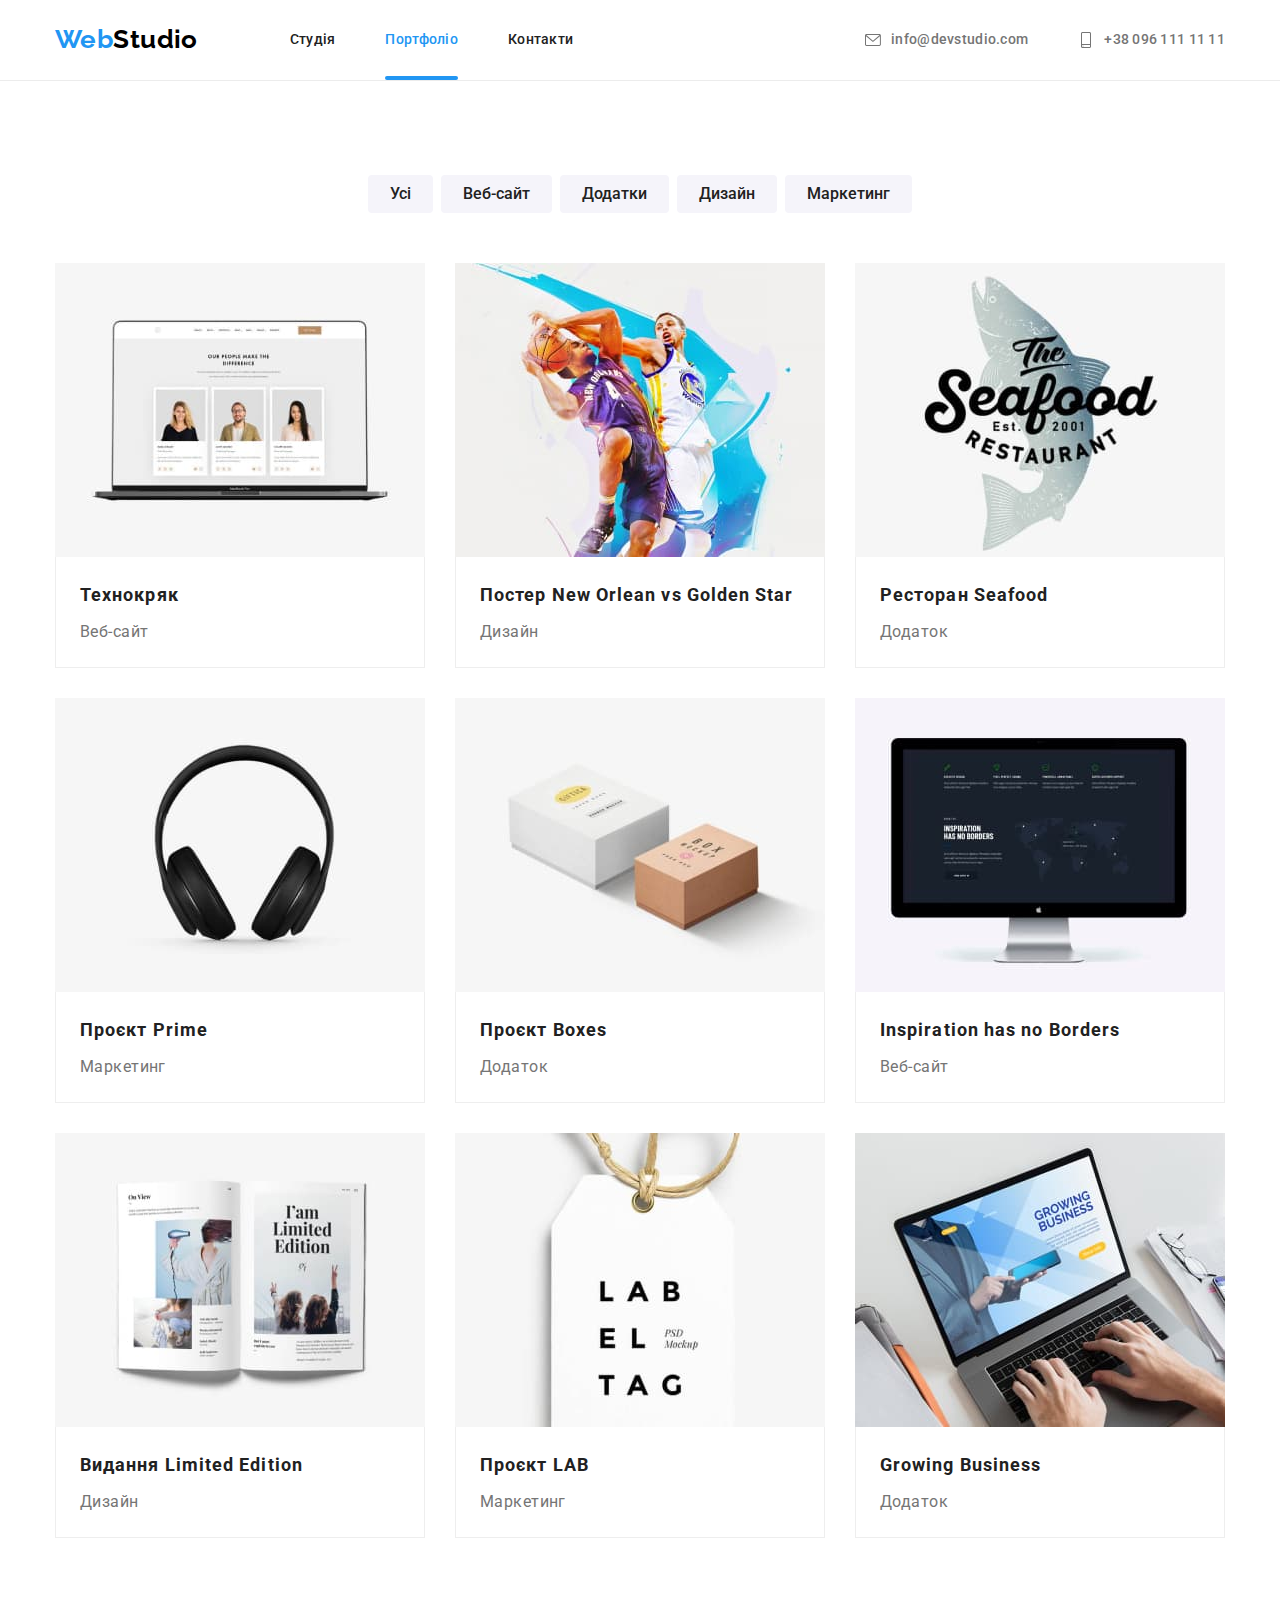
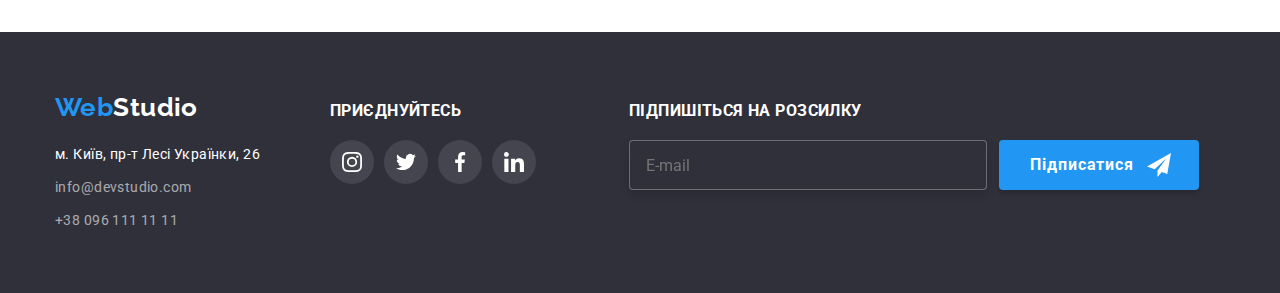
<file: portfolio.html>
<!DOCTYPE html>
<html lang="uk">
  <head>
    <meta charset="UTF-8" />
    <meta http-equiv="X-UA-Compatible" content="IE=edge" />
    <meta name="viewport" content="width=device-width, initial-scale=1.0" />
    <title>Portfolio</title>
    <link rel="preconnect" href="https://fonts.googleapis.com" />
    <link rel="preconnect" href="https://fonts.gstatic.com" crossorigin />
    <link
      href="https://fonts.googleapis.com/css2?family=Raleway:wght@700&family=Roboto:wght@400;500;700;900&display=swap"
      rel="stylesheet"
    />
    <link
      rel="stylesheet"
      href="https://cdnjs.cloudflare.com/ajax/libs/modern-normalize/1.1.0/modern-normalize.min.css"
    />
    <link rel="stylesheet" href="./css/main.min.css" />
  </head>
  <body>
    <header class="header">
      <div class="container main-nav">
        <nav class="navigation">
          <a href="./index.html" class="header__logo"
            >Web<span class="logo__header">Studio</span></a
          >
          <ul class="site-nav">
            <li class="site-nav__item">
              <a href="./index.html" class="site-nav__link">Студія</a>
            </li>
            <li class="site-nav__item">
              <a href="./portfolio.html" class="site-nav__link current"
                >Портфоліо</a
              >
            </li>
            <li class="site-nav__item">
              <a href="" class="site-nav__link">Контакти</a>
            </li>
          </ul>
        </nav>
        <ul class="auth-nav">
          <li class="auth-nav__item">
            <a
              href="mailto:info@devstudio.com"
              target="_blank"
              rel="noopener noreferrer nofollow"
              class="auth-nav__link"
            >
              <svg class="auth-nav__icon" width="16" height="12">
                <use href="./img/svg/sprite.svg#icon-envelope"></use>
              </svg>
              info@devstudio.com</a
            >
          </li>
          <li class="auth-nav__item">
            <a
              href="tel:+380961111111"
              target="_blank"
              rel="noopener noreferrer nofollow"
              class="auth-nav__link"
            >
              <svg class="auth-nav__icon" width="10" height="16">
                <use href="./img/svg/sprite.svg#icon-smartphone"></use>
              </svg>
              +38 096 111 11 11</a
            >
          </li>
        </ul>
      </div>
    </header>
    <main>
      <!--Projects-->
      <section class="section">
        <div class="container">
          <h1 class="visually-hidden">Наші проєкти</h1>
          <!--Buttons-->
          <ul class="button-list">
            <li class="button-list__item">
              <button type="button" class="button-list__button">Усі</button>
            </li>
            <li class="button-list__item">
              <button type="button" class="button-list__button">
                Веб-сайт
              </button>
            </li>
            <li class="button-list__item">
              <button type="button" class="button-list__button">Додатки</button>
            </li>
            <li class="button-list__item">
              <button type="button" class="button-list__button">Дизайн</button>
            </li>
            <li class="button-list__item">
              <button type="button" class="button-list__button">
                Маркетинг
              </button>
            </li>
          </ul>
          <!--Projects view-->
          <ul class="project-list">
            <li class="project-list__item">
              <a href="" class="project-list__link">
                <div class="card-thumb">
                  <img
                    src="./img/portfolio-projects-view/website-tehnokryak-project.jpg"
                    alt=" Фото проєкту веб-сайта Технокряк"
                    width="370"
                    height="294"
                  />
                  <p class="card-thumb__hover-text">
                    Ресурс пропонує комплексні пропозиції з різним рівнем
                    функціоналу та сервісів. Все це дозволить відвідувачу
                    отримати вичерпні відомості про компанію чи приватну особу.
                  </p>
                </div>

                <div class="project-explanation">
                  <h2 class="project-explanation__title">Технокряк</h2>
                  <p class="project-explanation__text">Веб-сайт</p>
                </div>
              </a>
            </li>
            <li class="project-list__item">
              <a href="" class="project-list__link">
                <div class="card-thumb">
                  <img
                    src="./img/portfolio-projects-view/poster-project.jpg"
                    alt="Фото проєкту постеру"
                    width="370"
                    height="294"
                  />
                  <p class="card-thumb__hover-text">
                    Ресурс пропонує комплексні пропозиції з різним рівнем
                    функціоналу та сервісів. Все це дозволить відвідувачу
                    отримати вичерпні відомості про компанію чи приватну особу.
                  </p>
                </div>

                <div class="project-explanation">
                  <h2 class="project-explanation__title">
                    Постер <span lang="en">New Orlean vs Golden Star</span>
                  </h2>
                  <p class="project-explanation__text">Дизайн</p>
                </div>
              </a>
            </li>
            <li class="project-list__item">
              <a href="" class="project-list__link">
                <div class="card-thumb">
                  <img
                    src="./img/portfolio-projects-view/seafood-project.jpg"
                    alt="Фото проекту ретсорана Seafood"
                    width="370"
                    height="294"
                  />
                  <p class="card-thumb__hover-text">
                    Ресурс пропонує комплексні пропозиції з різним рівнем
                    функціоналу та сервісів. Все це дозволить відвідувачу
                    отримати вичерпні відомості про компанію чи приватну особу.
                  </p>
                </div>

                <div class="project-explanation">
                  <h2 class="project-explanation__title">
                    Ресторан <span lang="en">Seafood</span>
                  </h2>
                  <p class="project-explanation__text">Додаток</p>
                </div>
              </a>
            </li>
            <li class="project-list__item">
              <a href="" class="project-list__link">
                <div class="card-thumb">
                  <img
                    src="./img/portfolio-projects-view/prime-project.jpg"
                    alt="Фото проєкту Prime"
                    width="370"
                    height="294"
                  />
                  <p class="card-thumb__hover-text">
                    Ресурс пропонує комплексні пропозиції з різним рівнем
                    функціоналу та сервісів. Все це дозволить відвідувачу
                    отримати вичерпні відомості про компанію чи приватну особу.
                  </p>
                </div>

                <div class="project-explanation">
                  <h2 class="project-explanation__title">
                    Проєкт <span lang="en">Prime</span>
                  </h2>
                  <p class="project-explanation__text">Маркетинг</p>
                </div>
              </a>
            </li>
            <li class="project-list__item">
              <a href="" class="project-list__link">
                <div class="card-thumb">
                  <img
                    src="./img/portfolio-projects-view/boxes-project.jpg"
                    alt="Фото проєкту додатка Boxes"
                    width="370"
                    height="294"
                  />
                  <p class="card-thumb__hover-text">
                    Ресурс пропонує комплексні пропозиції з різним рівнем
                    функціоналу та сервісів. Все це дозволить відвідувачу
                    отримати вичерпні відомості про компанію чи приватну особу.
                  </p>
                </div>

                <div class="project-explanation">
                  <h2 class="project-explanation__title">
                    Проєкт <span lang="en">Boxes</span>
                  </h2>
                  <p class="project-explanation__text">Додаток</p>
                </div>
              </a>
            </li>
            <li class="project-list__item">
              <a href="" class="project-list__link">
                <div class="card-thumb">
                  <img
                    src="./img/portfolio-projects-view/inspiration-has-no-borders-project.jpg"
                    alt="Фото проєкту веб-сайта Inspiration has no borders"
                    width="370"
                    height="294"
                  />
                  <p class="card-thumb__hover-text">
                    Ресурс пропонує комплексні пропозиції з різним рівнем
                    функціоналу та сервісів. Все це дозволить відвідувачу
                    отримати вичерпні відомості про компанію чи приватну особу.
                  </p>
                </div>

                <div class="project-explanation">
                  <h2 lang="en" class="project-explanation__title">
                    Inspiration has no Borders
                  </h2>
                  <p class="project-explanation__text">Веб-сайт</p>
                </div>
              </a>
            </li>
            <li class="project-list__item">
              <a href="" class="project-list__link">
                <div class="card-thumb">
                  <img
                    src="./img/portfolio-projects-view/limited-edition-project.jpg"
                    alt="Фото проєкту видання Limited edition"
                    width="370"
                    height="294"
                  />
                  <p class="card-thumb__hover-text">
                    Ресурс пропонує комплексні пропозиції з різним рівнем
                    функціоналу та сервісів. Все це дозволить відвідувачу
                    отримати вичерпні відомості про компанію чи приватну особу.
                  </p>
                </div>

                <div class="project-explanation">
                  <h2 class="project-explanation__title">
                    Видання <span lang="en">Limited Edition</span>
                  </h2>
                  <p class="project-explanation__text">Дизайн</p>
                </div>
              </a>
            </li>
            <li class="project-list__item">
              <a href="" class="project-list__link">
                <div class="card-thumb">
                  <img
                    src="./img/portfolio-projects-view/lab-project.jpg"
                    alt="Фото проєкту Lab"
                    width="370"
                    height="294"
                  />
                  <p class="card-thumb__hover-text">
                    Ресурс пропонує комплексні пропозиції з різним рівнем
                    функціоналу та сервісів. Все це дозволить відвідувачу
                    отримати вичерпні відомості про компанію чи приватну особу.
                  </p>
                </div>

                <div class="project-explanation">
                  <h2 class="project-explanation__title">
                    Проєкт <span lang="en">LAB</span>
                  </h2>
                  <p class="project-explanation__text">Маркетинг</p>
                </div>
              </a>
            </li>
            <li class="project-list__item">
              <a href="" class="project-list__link">
                <div class="card-thumb">
                  <img
                    src="./img/portfolio-projects-view/growing-business-project.jpg"
                    alt="Фото проєкту додатка Growing business"
                    width="370"
                    height="294"
                  />
                  <p class="card-thumb__hover-text">
                    Ресурс пропонує комплексні пропозиції з різним рівнем
                    функціоналу та сервісів. Все це дозволить відвідувачу
                    отримати вичерпні відомості про компанію чи приватну особу.
                  </p>
                </div>

                <div class="project-explanation">
                  <h2 lang="en" class="project-explanation__title">
                    Growing Business
                  </h2>
                  <p class="project-explanation__text">Додаток</p>
                </div>
              </a>
            </li>
          </ul>
        </div>
      </section>
    </main>
    <footer class="footer-page">
      <div class="container main-footer">
        <div class="communication">
          <a href="./index.html" class="footer-page__logo"
            >Web<span class="logo__footer">Studio</span></a
          >
          <address>
            <ul class="communication-list">
              <li class="communication-list__item">
                <a
                  href="https://goo.gl/maps/879WaUZSCeZe2CB97"
                  target="_blank"
                  rel="noopener noreferrer nofollow"
                  class="communication-list__adress"
                  >м. Київ, пр-т Лесі Українки, 26</a
                >
              </li>
              <li class="communication-list__item">
                <a
                  href="mailto:info@devstudio.com"
                  class="communication-list__mail"
                  >info@devstudio.com</a
                >
              </li>
              <li class="communication-list__item">
                <a href="tel:+380961111111" class="communication-list__tel"
                  >+38 096 111 11 11</a
                >
              </li>
            </ul>
          </address>
        </div>

        <div class="join">
          <p class="join__text">приєднуйтесь</p>
          <ul class="social-media-list">
            <li class="social-media-list__item">
              <a
                href=""
                target="_blank"
                rel="noopener noreferrer nofollow"
                class="social-media-list__link"
              >
                <svg class="social-media-list__icon">
                  <use href="./img/svg/sprite.svg#icon-instagram"></use>
                </svg>
              </a>
            </li>
            <li class="social-media-list__item">
              <a
                href=""
                target="_blank"
                rel="noopener noreferrer nofollow"
                class="social-media-list__link"
              >
                <svg class="social-media-list__icon">
                  <use href="./img/svg/sprite.svg#icon-twitter"></use>
                </svg>
              </a>
            </li>
            <li class="social-media-list__item">
              <a
                href=""
                target="_blank"
                rel="noopener noreferrer nofollow"
                class="social-media-list__link"
              >
                <svg class="social-media-list__icon">
                  <use href="./img/svg/sprite.svg#icon-facebook"></use>
                </svg>
              </a>
            </li>
            <li class="social-media-list__item">
              <a
                href=""
                target="_blank"
                rel="noopener noreferrer nofollow"
                class="social-media-list__link"
              >
                <svg class="social-media-list__icon">
                  <use href="./img/svg/sprite.svg#icon-linkedin"></use>
                </svg>
              </a>
            </li>
          </ul>
        </div>
        <div class="sign">
          <p class="sign__text">Підпишіться на розсилку</p>
          <form action="" class="footer-form">
            <input
              type="email"
              name="email"
              placeholder="E-mail"
              class="footer-form__input"
            />
            <button tupe="submit" class="footer-form__button">
              Підписатися
              <svg class="footer-form__mark" width="24" height="24">
                <use href="./img/svg/sprite.svg#icon-icon-send"></use>
              </svg>
            </button>
          </form>
        </div>
      </div>
    </footer>
  </body>
</html>
</file>
<file: css/main.min.css>
:root{--primary-text-color: #757575;--title-text-color: #212121;--accent-color: #2196f3;--secondary-accent-color: #188ce8;--primary-white-color: #ffffff;--primary-black-color: #000000;--address-color: rgba(255, 255, 255, 0.6);--primary-icon-color: #afb1b8;--primary-bg-color: #ffffff;--secondary-bg-color: #2f303a;--third-bg-color: #f5f4fa;--animation-bg-color: rgba(47, 48, 58, 0.8);--secondary-animation-bg-color: rgba(33, 150, 243, 0.9);--border-header-color: #ececec;--border-color: #eeeeee;--card-set-gap: 30px}.project-list,.button-list,.clients-list,.social-list,.team-list,.work-list,.advantage-list,.social-media-list,.communication-list,.mobile-menu__social-list,.interactions-list,.mobile-menu__list,.auth-nav,.site-nav{list-style:none}.project-list__link,.clients-list__link,.social-list__link,.social-media-list__link,.communication-list__tel,.communication-list__mail,.communication-list__adress,.mobile-menu__social-link,.interactions-link,.mobile-menu__link,.auth-nav__link,.site-nav__link,.footer-page__logo,.header__logo{text-decoration:none;font-style:normal}.modal__close-button,.clients-list__link,.social-list__link,.social-list,.work-list__image-thumb,.advantage-list__icon-wrap,.social-media-list__link,.social-media-list,.menu-container-button{display:-webkit-box;display:-ms-flexbox;display:flex;-webkit-box-align:center;-ms-flex-align:center;align-items:center;-webkit-box-pack:center;-ms-flex-pack:center;justify-content:center}h1,h2,h3,h4,h5,h6,p,ul{margin:0;padding:0}img{display:block;max-width:100%;height:auto}body{background-color:var(--primary-bg-color);color:var(--primary-text-color);font-family:"Roboto",sans-serif;font-size:14px;line-height:1.71;letter-spacing:.03em}.visually-hidden{position:absolute;white-space:nowrap;width:1px;height:1px;overflow:hidden;border:0;padding:0;clip:rect(0 0 0 0);-webkit-clip-path:inset(50%);clip-path:inset(50%);margin:-1px}.container{max-width:1200px;padding-left:15px;padding-right:15px;margin-left:auto;margin-right:auto}@media screen and (min-width: 480px){.container{width:480px}}@media screen and (min-width: 768px){.container{width:768px}}@media screen and (min-width: 1200px){.container{width:1200px}}.section{padding-top:60px;padding-bottom:60px}@media screen and (min-width: 1200px){.section{padding-top:94px;padding-bottom:94px}}.section-title{margin-bottom:30px;font-weight:700;font-size:28px;line-height:1.17;text-align:center;color:var(--title-text-color)}@media screen and (min-width: 1200px){.section-title{margin-bottom:50px;font-size:36px;line-height:1.15}}.footer-page__logo,.header__logo{font-family:"Raleway",sans-serif;font-weight:700;font-size:24px;line-height:1.17;color:var(--accent-color)}@media screen and (min-width: 1200px){.footer-page__logo,.header__logo{font-weight:700;font-size:26px;line-height:1.2}}.header__logo{padding-top:16px;padding-bottom:16px}.logo__header{color:var(--primary-black-color)}.logo__footer{color:var(--primary-white-color)}.footer-page__logo{margin-bottom:20px;display:-webkit-box;display:-ms-flexbox;display:flex}@media screen and (max-width: 1199px){.footer-page__logo{-webkit-box-pack:center;-ms-flex-pack:center;justify-content:center}}.header{border-bottom:1px solid var(--border-header-color)}@media screen and (min-width: 768px){.main-nav,.navigation{display:-webkit-box;display:-ms-flexbox;display:flex;-webkit-box-align:center;-ms-flex-align:center;align-items:center}}.site-nav{display:-webkit-box;display:-ms-flexbox;display:flex;margin-left:87px}@media screen and (min-width: 1200px){.site-nav{margin-left:92px}}.site-nav__item:not(:last-child){margin-right:50px}.auth-nav__link,.site-nav__link{display:-webkit-box;display:-ms-flexbox;display:flex;-webkit-box-align:center;-ms-flex-align:center;align-items:center;font-weight:500;font-size:12px;line-height:1.16;letter-spacing:.02em;-webkit-transition:color 250ms cubic-bezier(0.4, 0, 0.2, 1);transition:color 250ms cubic-bezier(0.4, 0, 0.2, 1)}@media screen and (min-width: 1200px){.auth-nav__link,.site-nav__link{font-size:14px;line-height:1.14}}.site-nav__link{color:var(--title-text-color)}@media screen and (min-width: 768px){.site-nav__link{padding-top:32px;padding-bottom:32px}}.site-nav__link:hover,.site-nav__link:focus{color:var(--accent-color)}.site-nav__item{position:relative}.auth-nav{display:-webkit-box;display:-ms-flexbox;display:flex;margin-left:auto}@media screen and (min-width: 768px)and (max-width: 1199px){.auth-nav{-webkit-box-orient:vertical;-webkit-box-direction:normal;-ms-flex-direction:column;flex-direction:column;padding-top:10px;padding-bottom:10px}}@media screen and (min-width: 768px)and (max-width: 1199px){.auth-nav__item:not(:last-child){margin-bottom:10px}}@media screen and (min-width: 1200px){.auth-nav__item:not(:last-child){margin-right:50px}}.auth-nav__link{color:var(--primary-text-color)}.auth-nav__link:hover,.auth-nav__link:focus{color:var(--accent-color)}.auth-nav__icon{margin-right:10px;fill:currentColor}@media screen and (min-width: 1200px){.auth-nav__icon{width:16px;height:12px}}@media screen and (min-width: 1200px){.auth-nav__icon:last-child{height:16px}}.current{color:var(--accent-color)}@media screen and (min-width: 768px){.current::after{position:absolute;content:"";bottom:0;left:0;height:4px;width:100%;border-radius:2px;background-color:var(--accent-color)}}.mobile-header{display:-webkit-box;display:-ms-flexbox;display:flex;-webkit-box-pack:justify;-ms-flex-pack:justify;justify-content:space-between}@media screen and (max-width: 767px){.site-nav,.auth-nav{display:none}}.navigation-button{min-height:40px;min-width:40px;display:-webkit-box;display:-ms-flexbox;display:flex;-webkit-box-align:center;-ms-flex-align:center;align-items:center;-webkit-box-pack:center;-ms-flex-pack:center;justify-content:center;margin:0;padding:0;background-color:rgba(0,0,0,0);cursor:pointer;border:none;border-radius:50%;outline:none}@media(min-width: 768px){.navigation-button{display:none}}.navigation-button:hover,.navigation-button:focus{fill:var(--accent-color)}.menu-container{position:fixed;top:0;left:0;width:100vw;height:100vh;padding:48px 40px;background-color:var(--primary-white-color);z-index:999;overflow:scroll;-webkit-transform:translateX(101%);transform:translateX(101%);-webkit-transition:-webkit-transform 250ms cubic-bezier(0.4, 0, 0.2, 1);transition:-webkit-transform 250ms cubic-bezier(0.4, 0, 0.2, 1);transition:transform 250ms cubic-bezier(0.4, 0, 0.2, 1);transition:transform 250ms cubic-bezier(0.4, 0, 0.2, 1), -webkit-transform 250ms cubic-bezier(0.4, 0, 0.2, 1)}.menu-container.is-open{-webkit-transform:translateX(0);transform:translateX(0)}.menu-container-button{position:absolute;top:10px;right:10px;background-color:rgba(0,0,0,0);cursor:pointer;border:none;outline:none}.menu-container-button:hover,.menu-container-button:focus{fill:var(--accent-color)}.mobile-menu{display:-webkit-box;display:-ms-flexbox;display:flex;-webkit-box-orient:vertical;-webkit-box-direction:normal;-ms-flex-direction:column;flex-direction:column;height:100vh}.mobile-menu__list{margin-bottom:auto;padding-bottom:50px;font-weight:500;font-size:40px;line-height:1.17;letter-spacing:.02em}.mobile-menu__item:not(:last-child){margin-bottom:32px}.mobile-menu__link{color:var(--title-text-color)}.mobile-menu__link.current{color:var(--accent-color)}.interactions-list{margin-bottom:64px;padding-top:50px}.interactions-item{font-weight:500;font-size:34px;line-height:1.17;letter-spacing:.02em}.interactions-item:not(:last-child){margin-bottom:32px}.interactions-item:last-child{font-weight:500;font-size:24px;line-height:1.16}.interactions-link{color:var(--accent-color)}.interactions-link__email{color:var(--primary-text-color)}.mobile-menu__social-list{display:-webkit-box;display:-ms-flexbox;display:flex;-ms-flex-wrap:wrap;flex-wrap:wrap;padding-bottom:50px}.mobile-menu__border{border-right:1px solid rgba(33,33,33,.2);margin-right:10px}.mobile-menu__social-link{margin-right:10px;color:var(--accent-color)}.footer-page{padding-top:60px;padding-bottom:60px;background-color:var(--secondary-bg-color)}@media screen and (min-width: 1200px){.main-footer{display:-webkit-box;display:-ms-flexbox;display:flex;-webkit-box-align:baseline;-ms-flex-align:baseline;align-items:baseline}}@media screen and (min-width: 768px)and (max-width: 1199px){.communication-join-wrap{display:-webkit-box;display:-ms-flexbox;display:flex;margin-bottom:60px}}@media screen and (min-width: 768px){.communication-join-wrap{display:-webkit-box;display:-ms-flexbox;display:flex;-ms-flex-pack:distribute;justify-content:space-around}}@media screen and (min-width: 1200px){.communication-join-wrap{-webkit-box-align:baseline;-ms-flex-align:baseline;align-items:baseline}}@media screen and (max-width: 767px){.communication{margin-bottom:60px}}@media screen and (min-width: 1200px){.communication{margin-right:70px}}@media screen and (max-width: 1199px){.communication-list{text-align:center}}.communication-list__item{margin-bottom:8px}@media screen and (min-width: 1200px){.communication-list__item{margin-bottom:9px}}.communication-list__item:last-child{margin-bottom:0px}.communication-list__adress{color:var(--primary-white-color)}@media screen and (min-width: 1200px){.communication-list__adress{-webkit-transition:color 250ms cubic-bezier(0.4, 0, 0.2, 1);transition:color 250ms cubic-bezier(0.4, 0, 0.2, 1)}}@media screen and (min-width: 1200px){.communication-list__adress:hover,.communication-list__adress:focus{color:var(--accent-color)}}.communication-list__mail{color:var(--address-color)}@media screen and (min-width: 1200px){.communication-list__mail{-webkit-transition:color 250ms cubic-bezier(0.4, 0, 0.2, 1);transition:color 250ms cubic-bezier(0.4, 0, 0.2, 1)}}@media screen and (min-width: 1200px){.communication-list__mail:hover,.communication-list__mail:focus{color:var(--accent-color)}}.communication-list__tel{color:var(--address-color)}@media screen and (min-width: 1200px){.communication-list__tel{-webkit-transition:color 250ms cubic-bezier(0.4, 0, 0.2, 1);transition:color 250ms cubic-bezier(0.4, 0, 0.2, 1)}}@media screen and (min-width: 1200px){.communication-list__tel:hover,.communication-list__tel:focus{color:var(--accent-color)}}@media screen and (max-width: 767px){.join{margin-bottom:60px}}@media screen and (min-width: 1200px){.join{margin-right:93px}}.join__text,.sign__text{margin-bottom:20px;text-transform:uppercase;font-weight:700;font-size:16px;line-height:1.14;color:var(--primary-white-color)}@media screen and (max-width: 1199px){.join__text,.sign__text{text-align:center}}.social-media-list__item{margin-right:10px}.social-media-list__item:last-child{margin-right:0}.social-media-list__link{width:44px;height:44px;border-radius:50%;background-color:rgba(255,255,255,.1)}@media screen and (min-width: 1200px){.social-media-list__link{-webkit-transition:background-color 250ms cubic-bezier(0.4, 0, 0.2, 1);transition:background-color 250ms cubic-bezier(0.4, 0, 0.2, 1)}}@media screen and (min-width: 1200px){.social-media-list__link:hover,.social-media-list__link:focus{background-color:var(--accent-color)}}.social-media-list__icon{width:20px;height:20px;fill:var(--primary-white-color)}.footer-form{text-align:center}@media screen and (min-width: 1200px){.footer-form{display:-webkit-box;display:-ms-flexbox;display:flex}}.footer-form__input{width:100%;height:50px;padding-left:16px;margin-bottom:20px;font-size:16px;line-height:1.25;border:1px solid rgba(255,255,255,.3);-webkit-filter:drop-shadow(0px 4px 4px rgba(0, 0, 0, 0.15));filter:drop-shadow(0px 4px 4px rgba(0, 0, 0, 0.15));border-radius:4px;color:var(--address-color);background-color:var(--secondary-bg-color)}@media screen and (min-width: 768px){.footer-form__input{width:450px}}@media screen and (min-width: 1200px){.footer-form__input{width:358px;margin-right:12px}}.footer-form__button{position:relative;width:200px;height:50px;padding:10px 62px 10px 28px;font-weight:700;font-size:16px;line-height:1.88;letter-spacing:.06em;-webkit-box-shadow:0px 4px 4px rgba(0,0,0,.15);box-shadow:0px 4px 4px rgba(0,0,0,.15);border-radius:4px;border:none;cursor:pointer;color:var(--primary-white-color);background-color:var(--accent-color)}@media screen and (min-width: 1200px){.footer-form__button{-webkit-transition:background-color 250ms cubic-bezier(0.4, 0, 0.2, 1);transition:background-color 250ms cubic-bezier(0.4, 0, 0.2, 1)}}@media screen and (min-width: 1200px){.footer-form__button:hover,.footer-form__button:focus{background-color:var(--secondary-accent-color)}}@media screen and (max-width: 1199px){.footer-form__button-wrap{display:-webkit-box;display:-ms-flexbox;display:flex;-webkit-box-pack:center;-ms-flex-pack:center;justify-content:center}}.footer-form__mark{position:absolute;right:28px;top:50%;-webkit-transform:translateY(-50%);transform:translateY(-50%)}.hero{max-width:480px;min-height:400px;margin-left:auto;margin-right:auto;padding-top:118px;padding-bottom:118px;text-align:center;background-image:-webkit-gradient(linear, left top, right top, from(rgba(47, 48, 58, 0.4)), to(rgba(47, 48, 58, 0.4))),url(../img/bg-hero/hero-mob.jpg);background-image:linear-gradient(to right, rgba(47, 48, 58, 0.4), rgba(47, 48, 58, 0.4)),url(../img/bg-hero/hero-mob.jpg);background-position:center;background-repeat:no-repeat;background-size:cover;background-color:var(--secondary-bg-color)}@media(min-device-pexel-ratio: 2),(-webkit-min-device-pixel-ratio: 2),(min-resolution: 192pdi),(min-resolution: 2dppx){.hero{background-image:-webkit-gradient(linear, left top, right top, from(rgba(47, 48, 58, 0.4)), to(rgba(47, 48, 58, 0.4))),url(../img/bg-hero/hero-mob@2x.jpg);background-image:linear-gradient(to right, rgba(47, 48, 58, 0.4), rgba(47, 48, 58, 0.4)),url(../img/bg-hero/hero-mob@2x.jpg)}}@media(min-device-pexel-ratio: 3),(-webkit-min-device-pixel-ratio: 3),(min-resolution: 288pdi),(min-resolution: 3dppx){.hero{background-image:-webkit-gradient(linear, left top, right top, from(rgba(47, 48, 58, 0.4)), to(rgba(47, 48, 58, 0.4))),url(../img/bg-hero/hero-mob@3x.jpg);background-image:linear-gradient(to right, rgba(47, 48, 58, 0.4), rgba(47, 48, 58, 0.4)),url(../img/bg-hero/hero-mob@3x.jpg)}}@media screen and (min-width: 768px){.hero{max-width:768px;background-image:-webkit-gradient(linear, left top, right top, from(rgba(47, 48, 58, 0.4)), to(rgba(47, 48, 58, 0.4))),url(../img/bg-hero/hero-tab.jpg);background-image:linear-gradient(to right, rgba(47, 48, 58, 0.4), rgba(47, 48, 58, 0.4)),url(../img/bg-hero/hero-tab.jpg)}}@media screen and (min-width: 768px)and (min-device-pexel-ratio: 2),screen and (min-width: 768px)and (-webkit-min-device-pixel-ratio: 2),screen and (min-width: 768px)and (min-resolution: 192pdi),screen and (min-width: 768px)and (min-resolution: 2dppx){.hero{background-image:-webkit-gradient(linear, left top, right top, from(rgba(47, 48, 58, 0.4)), to(rgba(47, 48, 58, 0.4))),url(../img/bg-hero/hero-tab@2x.jpg);background-image:linear-gradient(to right, rgba(47, 48, 58, 0.4), rgba(47, 48, 58, 0.4)),url(../img/bg-hero/hero-tab@2x.jpg)}}@media screen and (min-width: 768px)and (min-device-pexel-ratio: 3),screen and (min-width: 768px)and (-webkit-min-device-pixel-ratio: 3),screen and (min-width: 768px)and (min-resolution: 288pdi),screen and (min-width: 768px)and (min-resolution: 3dppx){.hero{background-image:-webkit-gradient(linear, left top, right top, from(rgba(47, 48, 58, 0.4)), to(rgba(47, 48, 58, 0.4))),url(../img/bg-hero/hero-tab@3x.jpg);background-image:linear-gradient(to right, rgba(47, 48, 58, 0.4), rgba(47, 48, 58, 0.4)),url(../img/bg-hero/hero-tab@3x.jpg)}}@media screen and (min-width: 1200px){.hero{max-width:1600px;min-height:600px;padding-top:200px;padding-bottom:200px;background-image:-webkit-gradient(linear, left top, right top, from(rgba(47, 48, 58, 0.4)), to(rgba(47, 48, 58, 0.4))),url(../img/bg-hero/hero-desk.jpg);background-image:linear-gradient(to right, rgba(47, 48, 58, 0.4), rgba(47, 48, 58, 0.4)),url(../img/bg-hero/hero-desk.jpg)}}@media screen and (min-width: 1200px)and (min-device-pexel-ratio: 2),screen and (min-width: 1200px)and (-webkit-min-device-pixel-ratio: 2),screen and (min-width: 1200px)and (min-resolution: 192pdi),screen and (min-width: 1200px)and (min-resolution: 2dppx){.hero{background-image:-webkit-gradient(linear, left top, right top, from(rgba(47, 48, 58, 0.4)), to(rgba(47, 48, 58, 0.4))),url(../img/bg-hero/hero-desk@2x.jpg);background-image:linear-gradient(to right, rgba(47, 48, 58, 0.4), rgba(47, 48, 58, 0.4)),url(../img/bg-hero/hero-desk@2x.jpg)}}@media screen and (min-width: 1200px)and (min-device-pexel-ratio: 3),screen and (min-width: 1200px)and (-webkit-min-device-pixel-ratio: 3),screen and (min-width: 1200px)and (min-resolution: 288pdi),screen and (min-width: 1200px)and (min-resolution: 3dppx){.hero{background-image:-webkit-gradient(linear, left top, right top, from(rgba(47, 48, 58, 0.4)), to(rgba(47, 48, 58, 0.4))),url(../img/bg-hero/desk-mob@3x.jpg);background-image:linear-gradient(to right, rgba(47, 48, 58, 0.4), rgba(47, 48, 58, 0.4)),url(../img/bg-hero/desk-mob@3x.jpg)}}.hero__title{margin:auto;margin-bottom:30px;max-width:360px;font-weight:900;font-size:26px;line-height:1.62;letter-spacing:.06em;text-transform:uppercase;color:var(--primary-white-color)}@media screen and (min-width: 1200px){.hero__title{max-width:700px;font-size:44px;line-height:1.36}}.hero__button{padding:10px 24px;min-width:216px;font-weight:700;font-size:16px;line-height:1.88;letter-spacing:.06em;color:var(--primary-white-color);background-color:var(--accent-color);cursor:pointer;-webkit-box-shadow:0px 4px 4px rgba(0,0,0,.15);box-shadow:0px 4px 4px rgba(0,0,0,.15);border-radius:4px;border:none}@media screen and (min-width: 768px){.hero__button{padding-left:32px;padding-right:32px;-webkit-transition:background-color 250ms cubic-bezier(0.4, 0, 0.2, 1);transition:background-color 250ms cubic-bezier(0.4, 0, 0.2, 1)}}@media screen and (min-width: 1200px){.hero__button:hover,.hero__button:focus{background-color:var(--secondary-accent-color)}}@media screen and (min-width: 768px){.advantage-list{display:-webkit-box;display:-ms-flexbox;display:flex;-ms-flex-wrap:wrap;flex-wrap:wrap;margin:-15px}}@media screen and (max-width: 767px){.advantage-list__item:not(:last-child){margin-bottom:30px}}@media screen and (min-width: 768px){.advantage-list__item{margin:15px;-ms-flex-preferred-size:calc((100% - 60px)/2);flex-basis:calc((100% - 60px)/2)}}@media screen and (min-width: 1200px){.advantage-list__item{width:270px;-ms-flex-preferred-size:calc((100% - 120px)/4);flex-basis:calc((100% - 120px)/4)}}.advantage-list__title{margin-bottom:10px;color:var(--title-text-color);font-weight:700;line-height:1.14;text-transform:uppercase}@media screen and (max-width: 767px){.advantage-list__title{text-align:center}}.advantage-list__icon-wrap{margin-bottom:30px;height:120px;border-radius:4px;background-color:var(--third-bg-color)}.advantage-list__icon{width:70px;height:70px}.work-section{padding-top:0}@media screen and (max-width: 1199px){.work-section{display:none}}.work-list{display:-webkit-box;display:-ms-flexbox;display:flex;-ms-flex-wrap:wrap;flex-wrap:wrap}.work-list__item{width:370px;margin-right:var(--card-set-gap)}.work-list__item:nth-child(3n){margin-right:0}.work-list__image-thumb{position:relative}.work-list__image-thumb::before{position:absolute;content:"";bottom:0;left:0;width:100%;height:70px;background-color:var(--animation-bg-color)}.work-list__text{position:absolute;bottom:0;padding-top:27px;padding-bottom:27px;font-weight:700;line-height:1.14;text-transform:uppercase;color:var(--primary-white-color)}.team-section{background-color:var(--third-bg-color)}.team-list{color:var(--primary-text-color)}@media screen and (min-width: 768px){.team-list{display:-webkit-box;display:-ms-flexbox;display:flex;-ms-flex-wrap:wrap;flex-wrap:wrap;margin:-15px}}.team-list__icon{text-align:center;border-radius:0px 0px 4px 4px;-webkit-box-shadow:0px 1px 3px rgba(0,0,0,.12),0px 1px 1px rgba(0,0,0,.14),0px 2px 1px rgba(0,0,0,.2);box-shadow:0px 1px 3px rgba(0,0,0,.12),0px 1px 1px rgba(0,0,0,.14),0px 2px 1px rgba(0,0,0,.2);background-color:var(--primary-bg-color)}@media screen and (min-width: 768px){.team-list__icon{-ms-flex-preferred-size:calc((100% - 60px)/2);flex-basis:calc((100% - 60px)/2);margin:15px}}@media screen and (min-width: 1200px){.team-list__icon{-ms-flex-preferred-size:calc((100% - 120px)/4);flex-basis:calc((100% - 120px)/4)}}@media screen and (max-width: 767px){.team-list__icon:not(:last-child){margin-bottom:30px}}.team-list__icon-border{padding-top:30px;padding-bottom:30px}.team-list__title{margin-bottom:10px;font-weight:500;font-size:16px;line-height:1.19;color:var(--title-text-color)}.team-list__text{font-size:16px;line-height:1.19;text-align:center;margin-bottom:16px}.social-list__item{margin-right:10px}.social-list__item:last-child{margin-right:0}.social-list__link{width:44px;height:44px;border-radius:50%;fill:var(--primary-icon-color)}@media screen and (min-width: 1200px){.social-list__link{-webkit-transition:background-color 250ms cubic-bezier(0.4, 0, 0.2, 1),fill 250ms cubic-bezier(0.4, 0, 0.2, 1);transition:background-color 250ms cubic-bezier(0.4, 0, 0.2, 1),fill 250ms cubic-bezier(0.4, 0, 0.2, 1)}}@media screen and (min-width: 1200px){.social-list__link:hover,.social-list__link:focus{background-color:var(--accent-color);fill:var(--primary-white-color)}}.social-list__icon{width:20px;height:20px}.clients-list{display:-webkit-box;display:-ms-flexbox;display:flex;-ms-flex-wrap:wrap;flex-wrap:wrap;margin:-15px}.clients-list__item{margin:15px;-ms-flex-preferred-size:calc((100% - 60px)/2);flex-basis:calc((100% - 60px)/2)}@media screen and (min-width: 768px){.clients-list__item{-ms-flex-preferred-size:calc((100% - 90px)/3);flex-basis:calc((100% - 90px)/3)}}@media screen and (min-width: 1200px){.clients-list__item{-ms-flex-preferred-size:calc((100% - 180px)/6);flex-basis:calc((100% - 180px)/6)}}.clients-list__link{height:92px;-webkit-transition:background-color 250ms cubic-bezier(0.4, 0, 0.2, 1),fill 250ms cubic-bezier(0.4, 0, 0.2, 1);transition:background-color 250ms cubic-bezier(0.4, 0, 0.2, 1),fill 250ms cubic-bezier(0.4, 0, 0.2, 1);border:1px solid var(--primary-icon-color);border-radius:4px;fill:var(--primary-icon-color)}.clients-list__link:hover,.clients-list__link:focus{border:1px solid var(--accent-color);fill:var(--accent-color)}.clients-list__logo{width:106px;height:60px}.button-list{display:-webkit-box;display:-ms-flexbox;display:flex;-ms-flex-wrap:wrap;flex-wrap:wrap;-webkit-box-pack:center;-ms-flex-pack:center;justify-content:center;margin-bottom:50px}.button-list__item{display:block;margin-right:8px}.button-list__item:last-child{margin-right:0}.button-list__button{-webkit-transition:background-color 250ms cubic-bezier(0.4, 0, 0.2, 1),color 250ms cubic-bezier(0.4, 0, 0.2, 1),-webkit-box-shadow 250ms cubic-bezier(0.4, 0, 0.2, 1);transition:background-color 250ms cubic-bezier(0.4, 0, 0.2, 1),color 250ms cubic-bezier(0.4, 0, 0.2, 1),-webkit-box-shadow 250ms cubic-bezier(0.4, 0, 0.2, 1);transition:background-color 250ms cubic-bezier(0.4, 0, 0.2, 1),color 250ms cubic-bezier(0.4, 0, 0.2, 1),box-shadow 250ms cubic-bezier(0.4, 0, 0.2, 1);transition:background-color 250ms cubic-bezier(0.4, 0, 0.2, 1),color 250ms cubic-bezier(0.4, 0, 0.2, 1),box-shadow 250ms cubic-bezier(0.4, 0, 0.2, 1),-webkit-box-shadow 250ms cubic-bezier(0.4, 0, 0.2, 1);border-radius:4px;padding:6px 22px;border:none;font-family:inherit;font-weight:500;font-size:16px;line-height:1.62;text-align:center;color:var(--title-text-color);background-color:var(--third-bg-color);cursor:pointer}.button-list__button:hover,.button-list__button:focus{color:var(--primary-white-color);background-color:var(--accent-color);-webkit-box-shadow:0px 3px 1px rgba(0,0,0,.1),0px 1px 2px rgba(0,0,0,.08),0px 2px 2px rgba(0,0,0,.12);box-shadow:0px 3px 1px rgba(0,0,0,.1),0px 1px 2px rgba(0,0,0,.08),0px 2px 2px rgba(0,0,0,.12)}.project-list{display:-webkit-box;display:-ms-flexbox;display:flex;-ms-flex-wrap:wrap;flex-wrap:wrap}.project-list__item{width:370px;margin-right:var(--card-set-gap);margin-bottom:var(--card-set-gap)}.project-list__item:nth-child(3n){margin-right:0}.project-list__item:nth-last-child(-n+3){margin-bottom:0}.project-explanation{padding:20px 24px;border:1px solid var(--border-color);border-top:none}.project-explanation__title{margin-bottom:4px;font-weight:700;font-size:18px;line-height:2;letter-spacing:.06em;color:var(--title-text-color)}.project-explanation__text{font-size:16px;line-height:1.88;color:var(--primary-text-color)}.project-list__link{display:block;-webkit-transition:-webkit-box-shadow 250ms cubic-bezier(0.4, 0, 0.2, 1);transition:-webkit-box-shadow 250ms cubic-bezier(0.4, 0, 0.2, 1);transition:box-shadow 250ms cubic-bezier(0.4, 0, 0.2, 1);transition:box-shadow 250ms cubic-bezier(0.4, 0, 0.2, 1), -webkit-box-shadow 250ms cubic-bezier(0.4, 0, 0.2, 1)}.project-list__link:hover,.project-list__link:focus{-webkit-box-shadow:0px 1px 1px rgba(0,0,0,.12),0px 4px 4px rgba(0,0,0,.06),1px 4px 6px rgba(0,0,0,.16);box-shadow:0px 1px 1px rgba(0,0,0,.12),0px 4px 4px rgba(0,0,0,.06),1px 4px 6px rgba(0,0,0,.16)}.card-thumb{position:relative;overflow:hidden}.card-thumb__hover-text{position:absolute;top:0;left:0;-webkit-transform:translateY(101%);transform:translateY(101%);-webkit-transition:-webkit-transform 250ms cubic-bezier(0.4, 0, 0.2, 1);transition:-webkit-transform 250ms cubic-bezier(0.4, 0, 0.2, 1);transition:transform 250ms cubic-bezier(0.4, 0, 0.2, 1);transition:transform 250ms cubic-bezier(0.4, 0, 0.2, 1), -webkit-transform 250ms cubic-bezier(0.4, 0, 0.2, 1);height:100%;padding:63px 24px;font-weight:400;font-size:18px;line-height:1.56;background-color:var(--secondary-animation-bg-color);color:var(--primary-white-color)}.project-list__item:hover .card-thumb__hover-text{-webkit-transform:translateY(0);transform:translateY(0)}.backdrop{position:fixed;top:0;left:0;-webkit-transition-duration:250ms;transition-duration:250ms;-webkit-transition-timing-function:cubic-bezier(0.4, 0, 0.2, 1);transition-timing-function:cubic-bezier(0.4, 0, 0.2, 1);width:100%;height:100vh;background-color:rgba(0,0,0,.2)}.modal{position:absolute;top:50%;left:50%;-webkit-transform:translate(-50%, -50%);transform:translate(-50%, -50%);max-width:320px;max-height:90vh;padding:40px;overflow-y:scroll;-webkit-box-shadow:0px 1px 3px rgba(0,0,0,.12),0px 1px 1px rgba(0,0,0,.14),0px 2px 1px rgba(0,0,0,.2);box-shadow:0px 1px 3px rgba(0,0,0,.12),0px 1px 1px rgba(0,0,0,.14),0px 2px 1px rgba(0,0,0,.2);border-radius:4px;background-color:var(--primary-white-color)}@media screen and (min-width: 468px){.modal{min-width:468px;min-height:609px}}@media screen and (min-width: 1200px){.modal{min-width:528px;min-height:581px}}.is-hidden{opacity:0;visibility:hidden;pointer-events:none}.modal__close-button{position:absolute;top:10px;right:10px;-webkit-transition:fill 250ms cubic-bezier(0.4, 0, 0.2, 1);transition:fill 250ms cubic-bezier(0.4, 0, 0.2, 1);width:30px;height:30px;cursor:pointer;border-radius:50%;border:1px solid rgba(0,0,0,.1);background-color:var(--primary-white-color)}.modal__close-button:hover,.modal__close-button:focus{fill:var(--accent-color)}.modal__text{text-align:center;font-weight:700;font-size:20px;line-height:1.15;margin-bottom:12px;color:var(--title-text-color)}.form-element{margin-bottom:10px}.form-element__label{margin-bottom:4px;font-size:12px;line-height:1.16;letter-spacing:.01em}.form-element__input{width:100%;height:40px;padding:12px 42px;border:none;border:1px solid rgba(33,33,33,.2);border-radius:4px;outline:none;-webkit-transition:border 250ms cubic-bezier(0.4, 0, 0.2, 1);transition:border 250ms cubic-bezier(0.4, 0, 0.2, 1)}.form-element__input:focus{border:1px solid var(--accent-color)}.form-element__input+svg{-webkit-transition:fill 250ms cubic-bezier(0.4, 0, 0.2, 1);transition:fill 250ms cubic-bezier(0.4, 0, 0.2, 1)}.form-element__input:focus+.form-element__icon{fill:var(--accent-color)}.form-element__wrap{position:relative}.form-element__icon{position:absolute;top:50%;left:12px;-webkit-transform:translateY(-50%);transform:translateY(-50%)}.form-element__textarea-comments{resize:none;width:100%;padding:12px 16px;height:120px;border:1px solid rgba(33,33,33,.2);border-radius:4px;outline:none;-webkit-transition:border 250ms cubic-bezier(0.4, 0, 0.2, 1);transition:border 250ms cubic-bezier(0.4, 0, 0.2, 1)}.form-element textarea:focus{border:1px solid var(--accent-color)}.accept{margin-bottom:30px;display:-webkit-box;display:-ms-flexbox;display:flex;-webkit-box-pack:center;-ms-flex-pack:center;justify-content:center}.checkbox{display:-webkit-box;display:-ms-flexbox;display:flex;-webkit-box-align:center;-ms-flex-align:center;align-items:center;width:16px;height:15px;margin-right:9px;border:1px solid var(--title-text-color);border-radius:3px}.checkbox__text{font-size:12px;line-height:1.16}@media screen and (min-width: 1200px){.checkbox__text{font-size:14px;line-height:1.71}}.checkbox__link{font-size:12px;line-height:1.16;color:var(--accent-color)}@media screen and (min-width: 1200px){.checkbox__link{font-size:14px;line-height:1.71}}.accept__label{display:-webkit-box;display:-ms-flexbox;display:flex;-webkit-box-align:center;-ms-flex-align:center;align-items:center}.accept__input:checked+.accept__label .checkbox{background-color:var(--accent-color);border:1px solid var(--accent-color)}.wrap-form-button{display:-webkit-box;display:-ms-flexbox;display:flex;-webkit-box-pack:center;-ms-flex-pack:center;justify-content:center}.form-button{-webkit-transition:background-color 250ms cubic-bezier(0.4, 0, 0.2, 1);transition:background-color 250ms cubic-bezier(0.4, 0, 0.2, 1);width:200px;height:50px;font-weight:700;font-size:16px;line-height:1.88;letter-spacing:.06em;-webkit-box-shadow:0px 4px 4px rgba(0,0,0,.15);box-shadow:0px 4px 4px rgba(0,0,0,.15);border-radius:4px;border-color:rgba(0,0,0,0);cursor:pointer;color:var(--primary-white-color);background-color:var(--accent-color)}.form-button:hover,.form-button:focus{background-color:var(--secondary-accent-color)}/*# sourceMappingURL=main.min.css.map */
</file>
